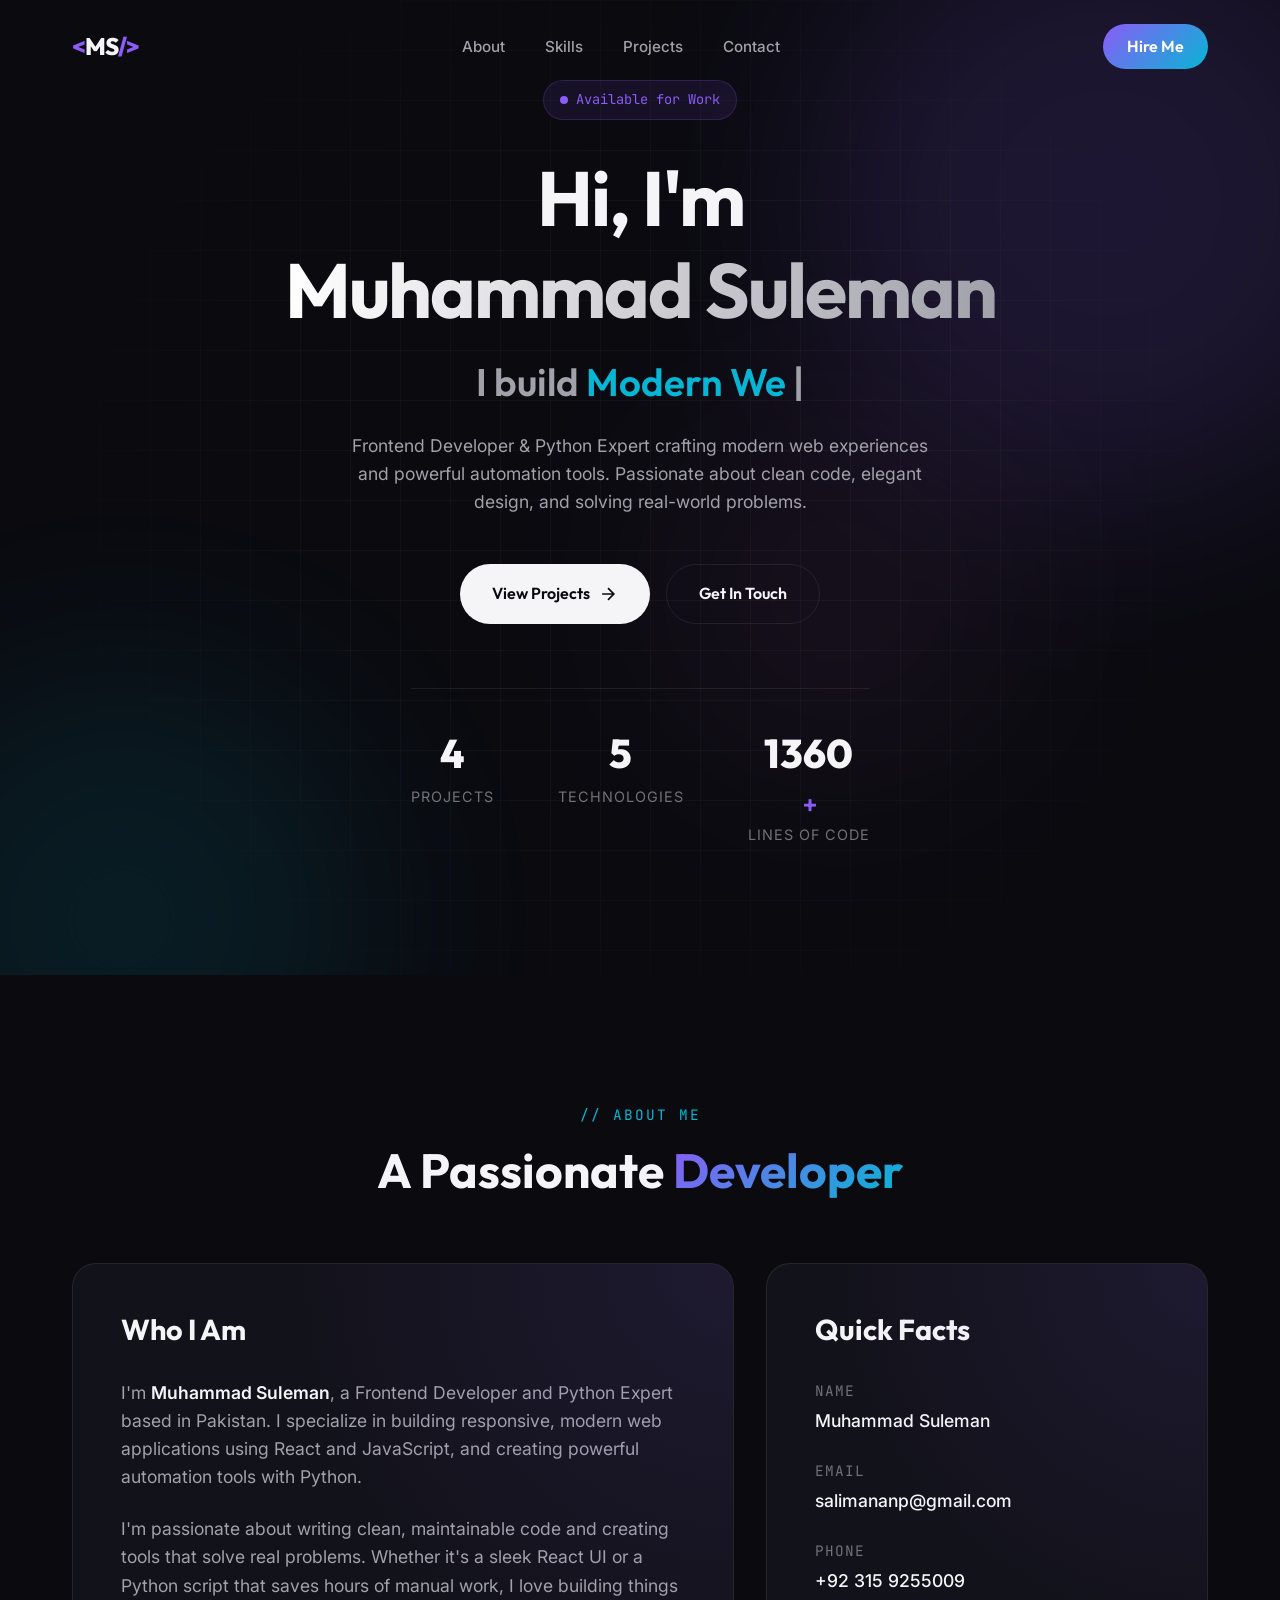
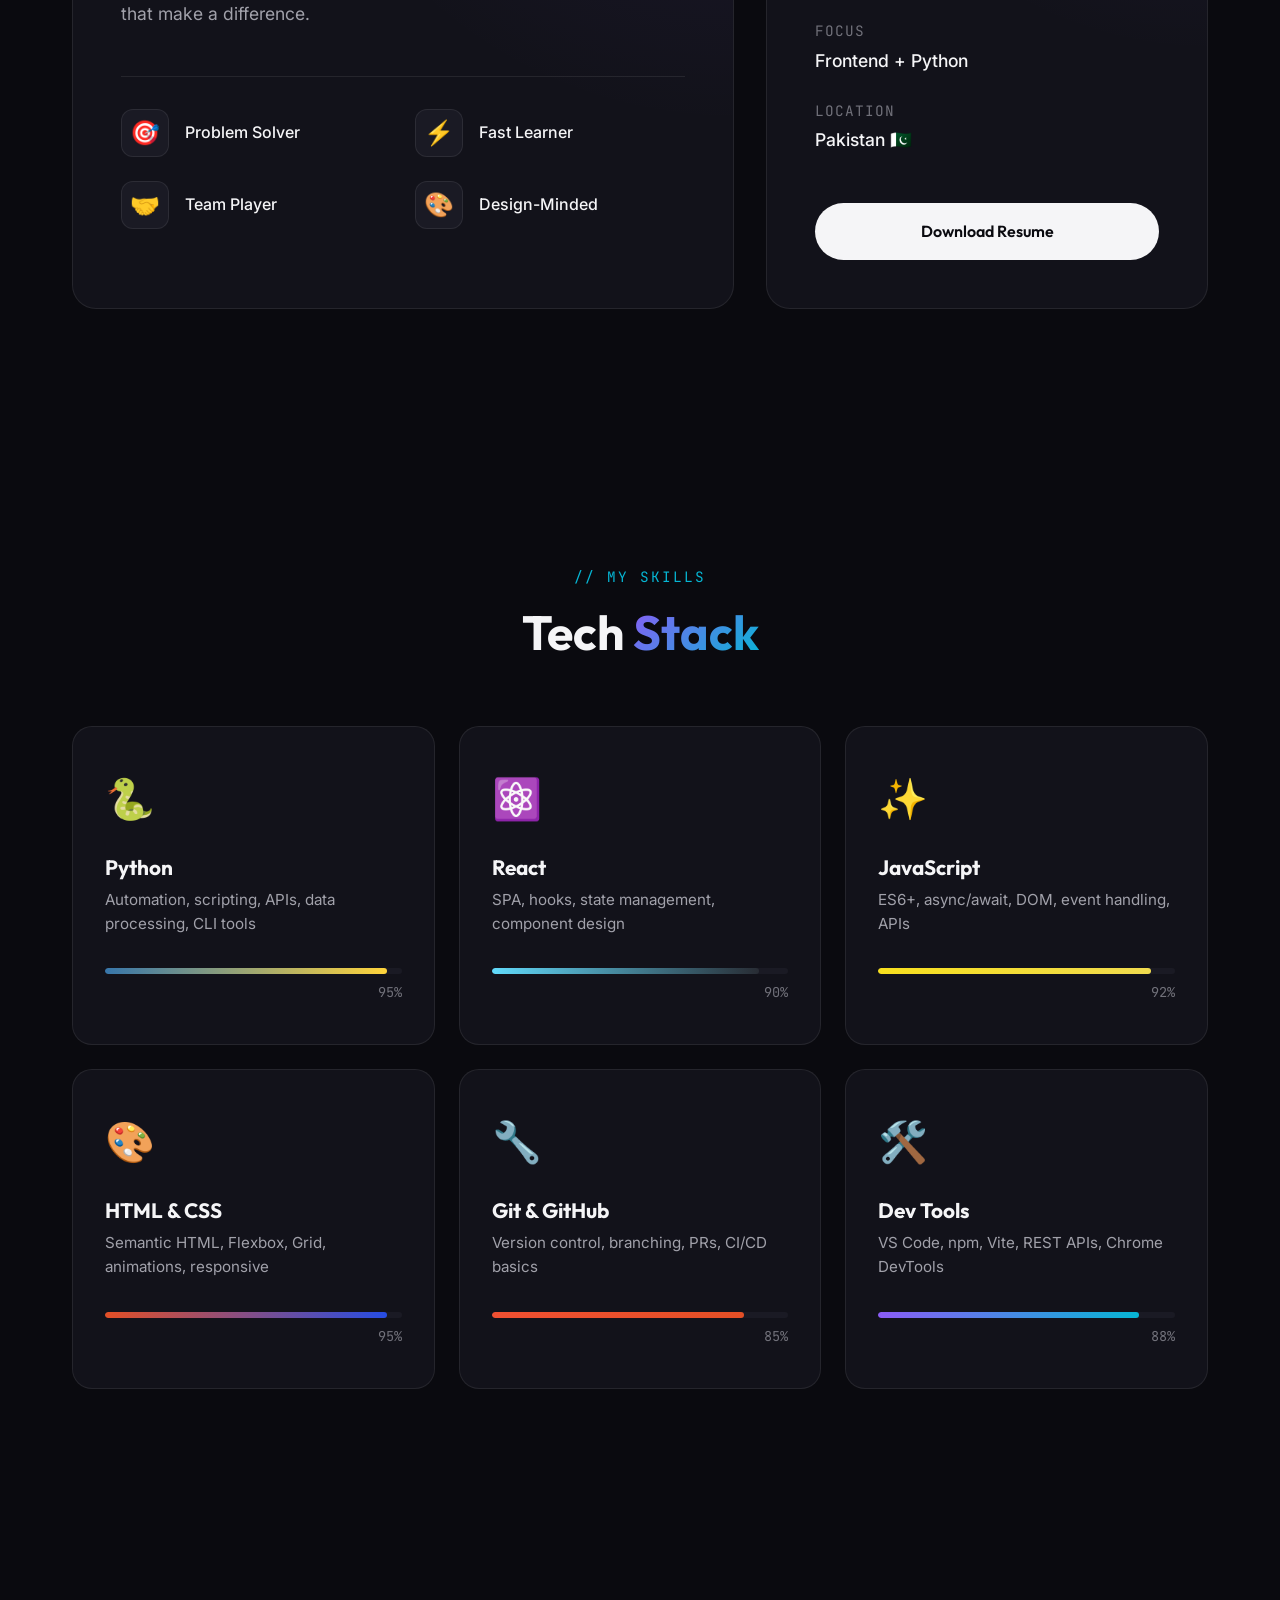
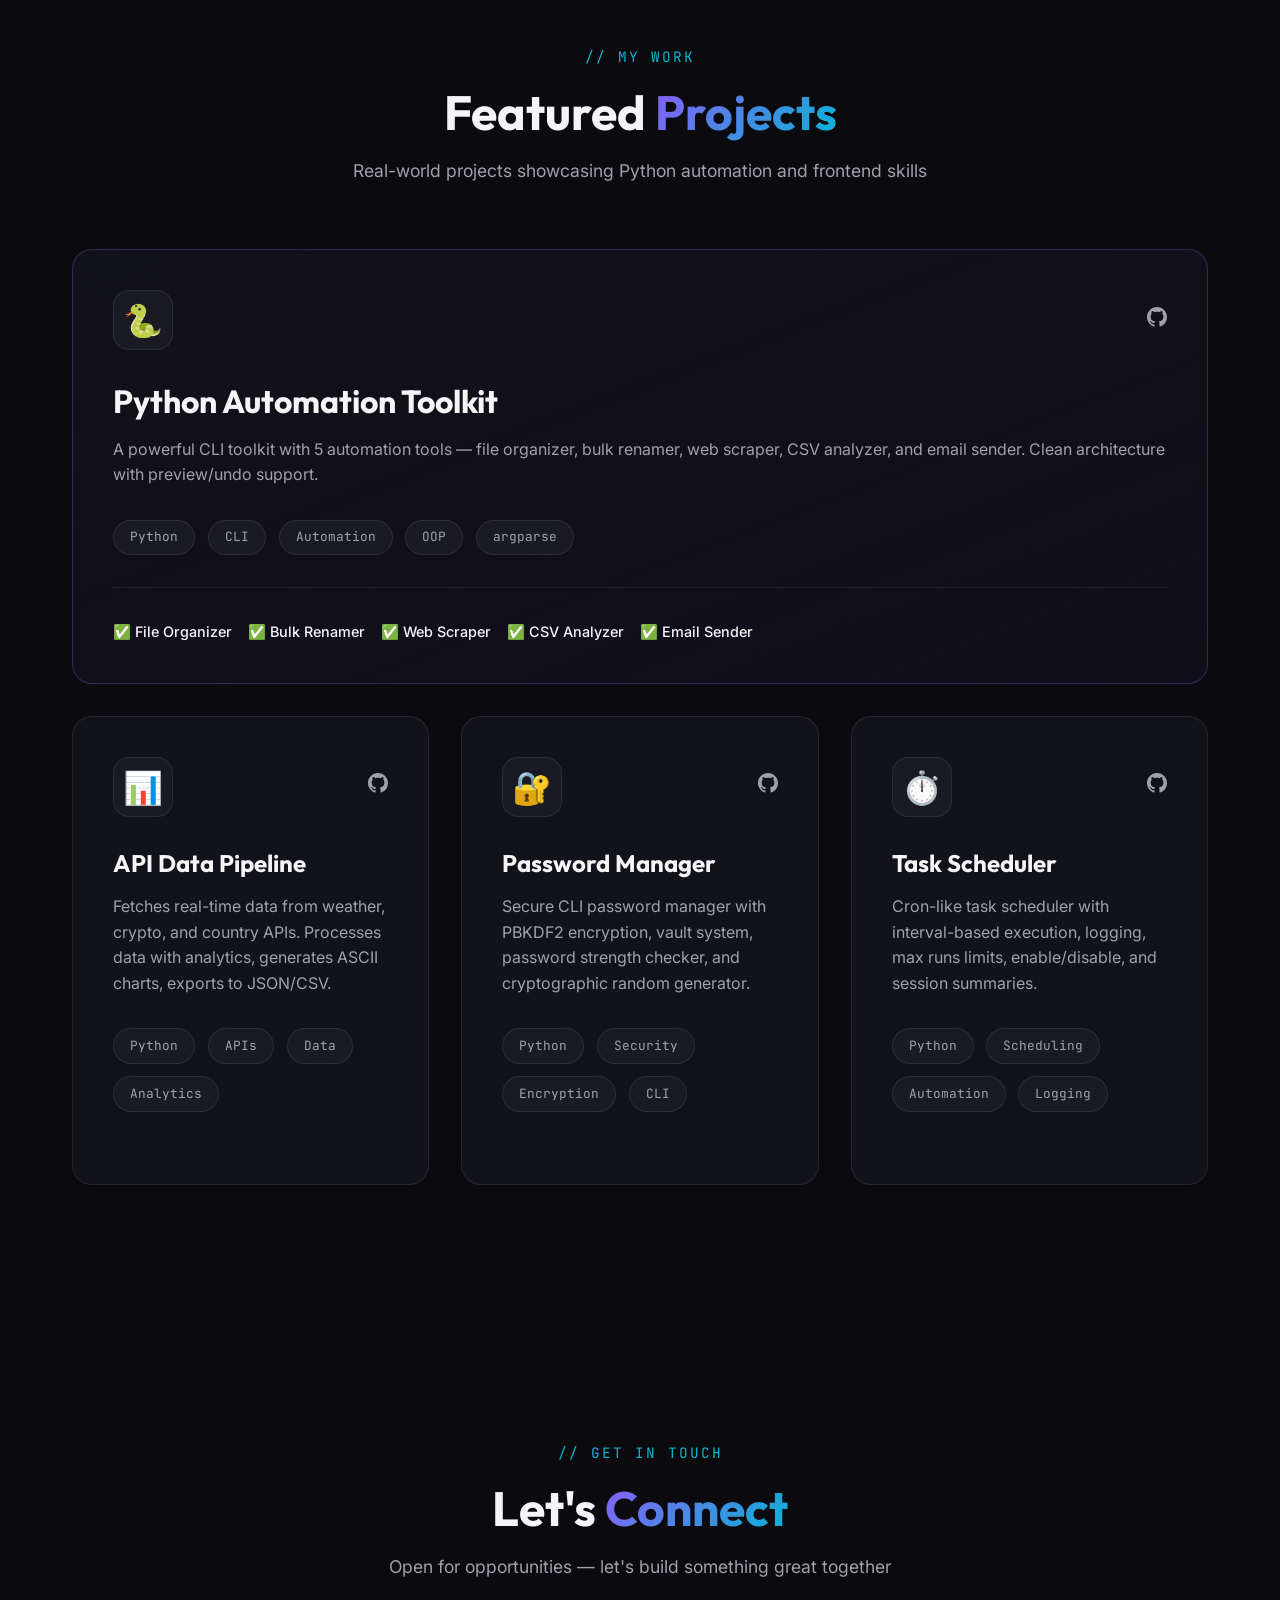
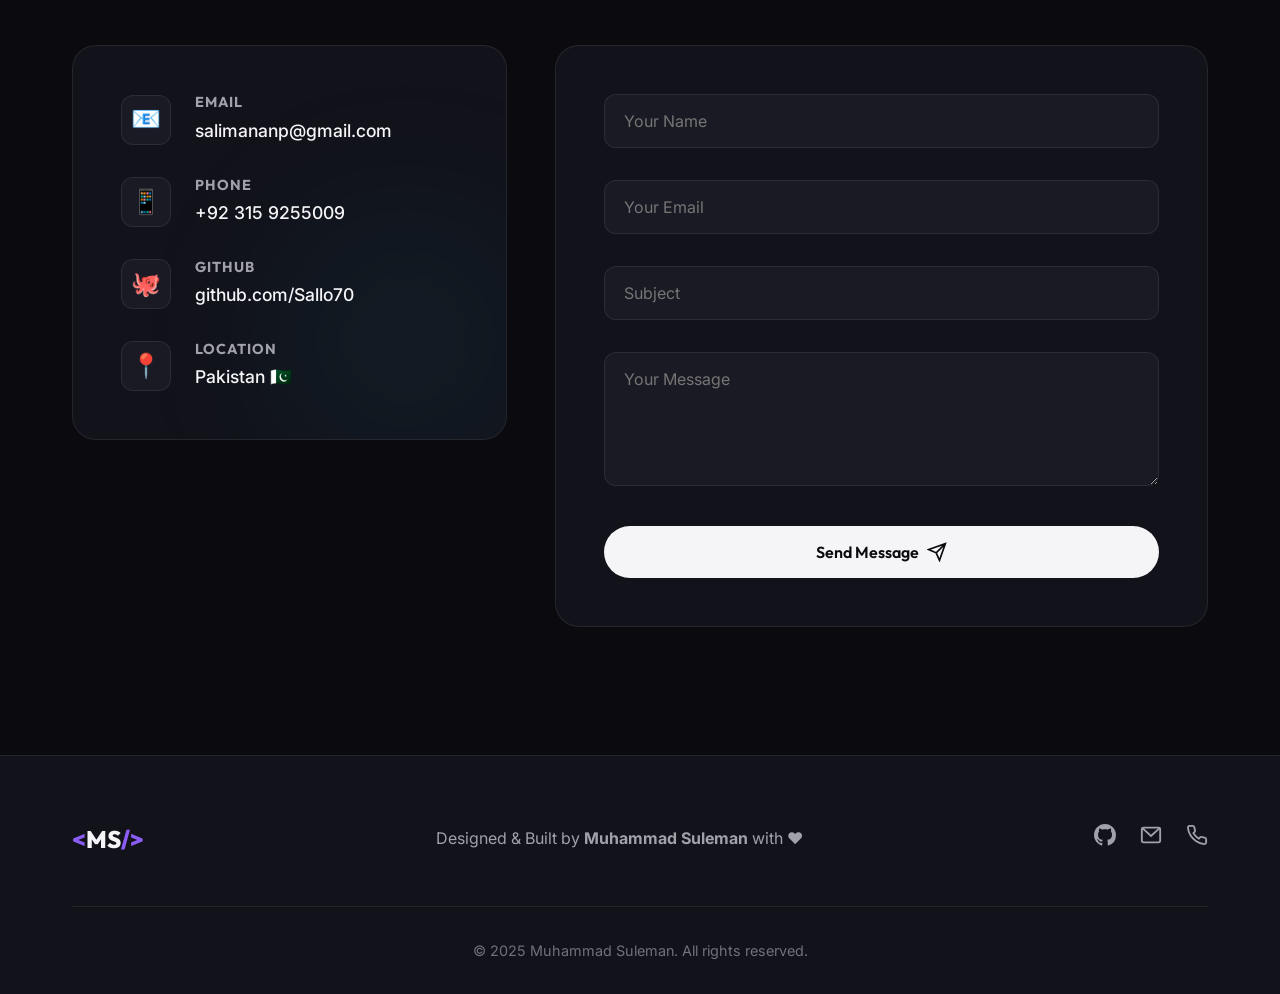
<file: index.html>
<!DOCTYPE html>
<html lang="en">
<head>
    <meta charset="UTF-8">
    <meta name="viewport" content="width=device-width, initial-scale=1.0">
    <meta name="description" content="Muhammad Suleman — Frontend Developer & Python Expert. Building modern web apps and powerful Python automation tools.">
    <meta name="keywords" content="Muhammad Suleman, Frontend Developer, Python Expert, React, JavaScript, Web Developer">
    <meta name="author" content="Muhammad Suleman">
    <title>Muhammad Suleman | Frontend Developer & Python Expert</title>
    <link rel="preconnect" href="https://fonts.googleapis.com">
    <link rel="preconnect" href="https://fonts.gstatic.com" crossorigin>
    <link href="https://fonts.googleapis.com/css2?family=Inter:wght@300;400;500;600;700;800;900&family=Outfit:wght@300;400;500;600;700;800&family=JetBrains+Mono:wght@400;500;600&display=swap" rel="stylesheet">
    <link rel="stylesheet" href="style.css">
</head>
<body>

    <!-- ═══ Navbar ═══ -->
    <nav class="navbar" id="navbar">
        <div class="nav-container">
            <a href="#hero" class="nav-logo">
                <span class="logo-bracket">&lt;</span>MS<span class="logo-bracket">/&gt;</span>
            </a>
            <ul class="nav-links" id="navLinks">
                <li><a href="#about" class="nav-link">About</a></li>
                <li><a href="#skills" class="nav-link">Skills</a></li>
                <li><a href="#projects" class="nav-link">Projects</a></li>
                <li><a href="#contact" class="nav-link">Contact</a></li>
            </ul>
            <a href="#contact" class="nav-cta">Hire Me</a>
            <button class="nav-toggle" id="navToggle" aria-label="Toggle menu">
                <span></span><span></span><span></span>
            </button>
        </div>
    </nav>

    <!-- ═══ Hero ═══ -->
    <section class="hero" id="hero">
        <div class="hero-bg-effects">
            <div class="hero-orb hero-orb-1"></div>
            <div class="hero-orb hero-orb-2"></div>
            <div class="hero-orb hero-orb-3"></div>
            <div class="hero-grid"></div>
        </div>
        <div class="hero-content">
            <div class="hero-badge">
                <span class="badge-dot"></span>
                Available for Work
            </div>
            <h1 class="hero-title">
                Hi, I'm <span class="hero-name">Muhammad Suleman</span>
            </h1>
            <div class="hero-typing">
                <span class="typing-prefix">I build </span>
                <span class="typing-text" id="typingText"></span>
                <span class="typing-cursor">|</span>
            </div>
            <p class="hero-description">
                Frontend Developer & Python Expert crafting modern web experiences 
                and powerful automation tools. Passionate about clean code, elegant design, 
                and solving real-world problems.
            </p>
            <div class="hero-actions">
                <a href="#projects" class="btn btn-primary">
                    <span>View Projects</span>
                    <svg width="20" height="20" viewBox="0 0 24 24" fill="none" stroke="currentColor" stroke-width="2"><path d="M5 12h14M12 5l7 7-7 7"/></svg>
                </a>
                <a href="#contact" class="btn btn-secondary">
                    <span>Get In Touch</span>
                </a>
            </div>
            <div class="hero-stats">
                <div class="stat">
                    <span class="stat-number" data-target="4">0</span>
                    <span class="stat-label">Projects</span>
                </div>
                <div class="stat">
                    <span class="stat-number" data-target="5">0</span>
                    <span class="stat-label">Technologies</span>
                </div>
                <div class="stat">
                    <span class="stat-number" data-target="2000">0</span>
                    <span class="stat-plus">+</span>
                    <span class="stat-label">Lines of Code</span>
                </div>
            </div>
        </div>
        <div class="scroll-indicator">
            <div class="scroll-mouse">
                <div class="scroll-dot"></div>
            </div>
            <span>Scroll Down</span>
        </div>
    </section>

    <!-- ═══ About ═══ -->
    <section class="about" id="about">
        <div class="container">
            <div class="section-header">
                <span class="section-tag">// About Me</span>
                <h2 class="section-title">A Passionate <span class="gradient-text">Developer</span></h2>
            </div>
            <div class="about-grid">
                <div class="about-card about-bio">
                    <div class="about-card-glow"></div>
                    <h3>Who I Am</h3>
                    <p>
                        I'm <strong>Muhammad Suleman</strong>, a Frontend Developer and Python Expert 
                        based in Pakistan. I specialize in building responsive, modern web applications 
                        using React and JavaScript, and creating powerful automation tools with Python.
                    </p>
                    <p>
                        I'm passionate about writing clean, maintainable code and creating tools that 
                        solve real problems. Whether it's a sleek React UI or a Python script that 
                        saves hours of manual work, I love building things that make a difference.
                    </p>
                    <div class="about-highlights">
                        <div class="highlight">
                            <span class="highlight-icon">🎯</span>
                            <span>Problem Solver</span>
                        </div>
                        <div class="highlight">
                            <span class="highlight-icon">⚡</span>
                            <span>Fast Learner</span>
                        </div>
                        <div class="highlight">
                            <span class="highlight-icon">🤝</span>
                            <span>Team Player</span>
                        </div>
                        <div class="highlight">
                            <span class="highlight-icon">🎨</span>
                            <span>Design-Minded</span>
                        </div>
                    </div>
                </div>
                <div class="about-card about-details">
                    <div class="about-card-glow"></div>
                    <h3>Quick Facts</h3>
                    <div class="detail-list">
                        <div class="detail-item">
                            <span class="detail-label">Name</span>
                            <span class="detail-value">Muhammad Suleman</span>
                        </div>
                        <div class="detail-item">
                            <span class="detail-label">Email</span>
                            <span class="detail-value">salimananp@gmail.com</span>
                        </div>
                        <div class="detail-item">
                            <span class="detail-label">Phone</span>
                            <span class="detail-value">+92 315 9255009</span>
                        </div>
                        <div class="detail-item">
                            <span class="detail-label">Focus</span>
                            <span class="detail-value">Frontend + Python</span>
                        </div>
                        <div class="detail-item">
                            <span class="detail-label">Location</span>
                            <span class="detail-value">Pakistan 🇵🇰</span>
                        </div>
                    </div>
                    <a href="resume.html" target="_blank" class="btn btn-primary btn-full">
                        <span>Download Resume</span>
                    </a>
                </div>
            </div>
        </div>
    </section>

    <!-- ═══ Skills ═══ -->
    <section class="skills" id="skills">
        <div class="container">
            <div class="section-header">
                <span class="section-tag">// My Skills</span>
                <h2 class="section-title">Tech <span class="gradient-text">Stack</span></h2>
            </div>
            <div class="skills-grid">
                <div class="skill-card" data-skill="python">
                    <div class="skill-card-bg"></div>
                    <div class="skill-icon">🐍</div>
                    <h3>Python</h3>
                    <p>Automation, scripting, APIs, data processing, CLI tools</p>
                    <div class="skill-bar"><div class="skill-fill" data-percent="95"></div></div>
                    <span class="skill-percent">95%</span>
                </div>
                <div class="skill-card" data-skill="react">
                    <div class="skill-card-bg"></div>
                    <div class="skill-icon">⚛️</div>
                    <h3>React</h3>
                    <p>SPA, hooks, state management, component design</p>
                    <div class="skill-bar"><div class="skill-fill" data-percent="90"></div></div>
                    <span class="skill-percent">90%</span>
                </div>
                <div class="skill-card" data-skill="javascript">
                    <div class="skill-card-bg"></div>
                    <div class="skill-icon">✨</div>
                    <h3>JavaScript</h3>
                    <p>ES6+, async/await, DOM, event handling, APIs</p>
                    <div class="skill-bar"><div class="skill-fill" data-percent="92"></div></div>
                    <span class="skill-percent">92%</span>
                </div>
                <div class="skill-card" data-skill="html-css">
                    <div class="skill-card-bg"></div>
                    <div class="skill-icon">🎨</div>
                    <h3>HTML & CSS</h3>
                    <p>Semantic HTML, Flexbox, Grid, animations, responsive</p>
                    <div class="skill-bar"><div class="skill-fill" data-percent="95"></div></div>
                    <span class="skill-percent">95%</span>
                </div>
                <div class="skill-card" data-skill="git">
                    <div class="skill-card-bg"></div>
                    <div class="skill-icon">🔧</div>
                    <h3>Git & GitHub</h3>
                    <p>Version control, branching, PRs, CI/CD basics</p>
                    <div class="skill-bar"><div class="skill-fill" data-percent="85"></div></div>
                    <span class="skill-percent">85%</span>
                </div>
                <div class="skill-card" data-skill="tools">
                    <div class="skill-card-bg"></div>
                    <div class="skill-icon">🛠️</div>
                    <h3>Dev Tools</h3>
                    <p>VS Code, npm, Vite, REST APIs, Chrome DevTools</p>
                    <div class="skill-bar"><div class="skill-fill" data-percent="88"></div></div>
                    <span class="skill-percent">88%</span>
                </div>
            </div>
        </div>
    </section>

    <!-- ═══ Projects ═══ -->
    <section class="projects" id="projects">
        <div class="container">
            <div class="section-header">
                <span class="section-tag">// My Work</span>
                <h2 class="section-title">Featured <span class="gradient-text">Projects</span></h2>
                <p class="section-subtitle">Real-world projects showcasing Python automation and frontend skills</p>
            </div>
            <div class="projects-grid">

                <div class="project-card featured">
                    <div class="project-card-glow"></div>
                    <div class="project-header">
                        <div class="project-icon">🐍</div>
                        <div class="project-links">
                            <a href="https://github.com/Sallo70/python-automation-toolkit" target="_blank" class="project-link" title="View on GitHub">
                                <svg width="20" height="20" viewBox="0 0 24 24" fill="currentColor"><path d="M12 0C5.37 0 0 5.37 0 12c0 5.31 3.435 9.795 8.205 11.385.6.105.825-.255.825-.57 0-.285-.015-1.23-.015-2.235-3.015.555-3.795-.735-4.035-1.41-.135-.345-.72-1.41-1.23-1.695-.42-.225-1.02-.78-.015-.795.945-.015 1.62.87 1.845 1.23 1.08 1.815 2.805 1.305 3.495.99.105-.78.42-1.305.765-1.605-2.67-.3-5.46-1.335-5.46-5.925 0-1.305.465-2.385 1.23-3.225-.12-.3-.54-1.53.12-3.18 0 0 1.005-.315 3.3 1.23.96-.27 1.98-.405 3-.405s2.04.135 3 .405c2.295-1.56 3.3-1.23 3.3-1.23.66 1.65.24 2.88.12 3.18.765.84 1.23 1.905 1.23 3.225 0 4.605-2.805 5.625-5.475 5.925.435.375.81 1.095.81 2.22 0 1.605-.015 2.895-.015 3.3 0 .315.225.69.825.57A12.02 12.02 0 0024 12c0-6.63-5.37-12-12-12z"/></svg>
                            </a>
                        </div>
                    </div>
                    <h3 class="project-title">Python Automation Toolkit</h3>
                    <p class="project-desc">
                        A powerful CLI toolkit with 5 automation tools — file organizer, 
                        bulk renamer, web scraper, CSV analyzer, and email sender. 
                        Clean architecture with preview/undo support.
                    </p>
                    <div class="project-tags">
                        <span class="tag">Python</span>
                        <span class="tag">CLI</span>
                        <span class="tag">Automation</span>
                        <span class="tag">OOP</span>
                        <span class="tag">argparse</span>
                    </div>
                    <div class="project-features">
                        <span>✅ File Organizer</span>
                        <span>✅ Bulk Renamer</span>
                        <span>✅ Web Scraper</span>
                        <span>✅ CSV Analyzer</span>
                        <span>✅ Email Sender</span>
                    </div>
                </div>

                <div class="project-card">
                    <div class="project-card-glow"></div>
                    <div class="project-header">
                        <div class="project-icon">📊</div>
                        <div class="project-links">
                            <a href="https://github.com/Sallo70/python-api-data-pipeline" target="_blank" class="project-link" title="View on GitHub">
                                <svg width="20" height="20" viewBox="0 0 24 24" fill="currentColor"><path d="M12 0C5.37 0 0 5.37 0 12c0 5.31 3.435 9.795 8.205 11.385.6.105.825-.255.825-.57 0-.285-.015-1.23-.015-2.235-3.015.555-3.795-.735-4.035-1.41-.135-.345-.72-1.41-1.23-1.695-.42-.225-1.02-.78-.015-.795.945-.015 1.62.87 1.845 1.23 1.08 1.815 2.805 1.305 3.495.99.105-.78.42-1.305.765-1.605-2.67-.3-5.46-1.335-5.46-5.925 0-1.305.465-2.385 1.23-3.225-.12-.3-.54-1.53.12-3.18 0 0 1.005-.315 3.3 1.23.96-.27 1.98-.405 3-.405s2.04.135 3 .405c2.295-1.56 3.3-1.23 3.3-1.23.66 1.65.24 2.88.12 3.18.765.84 1.23 1.905 1.23 3.225 0 4.605-2.805 5.625-5.475 5.925.435.375.81 1.095.81 2.22 0 1.605-.015 2.895-.015 3.3 0 .315.225.69.825.57A12.02 12.02 0 0024 12c0-6.63-5.37-12-12-12z"/></svg>
                            </a>
                        </div>
                    </div>
                    <h3 class="project-title">API Data Pipeline</h3>
                    <p class="project-desc">
                        Fetches real-time data from weather, crypto, and country APIs. 
                        Processes data with analytics, generates ASCII charts, exports to JSON/CSV.
                    </p>
                    <div class="project-tags">
                        <span class="tag">Python</span>
                        <span class="tag">APIs</span>
                        <span class="tag">Data</span>
                        <span class="tag">Analytics</span>
                    </div>
                </div>

                <div class="project-card">
                    <div class="project-card-glow"></div>
                    <div class="project-header">
                        <div class="project-icon">🔐</div>
                        <div class="project-links">
                            <a href="https://github.com/Sallo70/python-password-manager" target="_blank" class="project-link" title="View on GitHub">
                                <svg width="20" height="20" viewBox="0 0 24 24" fill="currentColor"><path d="M12 0C5.37 0 0 5.37 0 12c0 5.31 3.435 9.795 8.205 11.385.6.105.825-.255.825-.57 0-.285-.015-1.23-.015-2.235-3.015.555-3.795-.735-4.035-1.41-.135-.345-.72-1.41-1.23-1.695-.42-.225-1.02-.78-.015-.795.945-.015 1.62.87 1.845 1.23 1.08 1.815 2.805 1.305 3.495.99.105-.78.42-1.305.765-1.605-2.67-.3-5.46-1.335-5.46-5.925 0-1.305.465-2.385 1.23-3.225-.12-.3-.54-1.53.12-3.18 0 0 1.005-.315 3.3 1.23.96-.27 1.98-.405 3-.405s2.04.135 3 .405c2.295-1.56 3.3-1.23 3.3-1.23.66 1.65.24 2.88.12 3.18.765.84 1.23 1.905 1.23 3.225 0 4.605-2.805 5.625-5.475 5.925.435.375.81 1.095.81 2.22 0 1.605-.015 2.895-.015 3.3 0 .315.225.69.825.57A12.02 12.02 0 0024 12c0-6.63-5.37-12-12-12z"/></svg>
                            </a>
                        </div>
                    </div>
                    <h3 class="project-title">Password Manager</h3>
                    <p class="project-desc">
                        Secure CLI password manager with PBKDF2 encryption, vault system, 
                        password strength checker, and cryptographic random generator.
                    </p>
                    <div class="project-tags">
                        <span class="tag">Python</span>
                        <span class="tag">Security</span>
                        <span class="tag">Encryption</span>
                        <span class="tag">CLI</span>
                    </div>
                </div>

                <div class="project-card">
                    <div class="project-card-glow"></div>
                    <div class="project-header">
                        <div class="project-icon">⏱️</div>
                        <div class="project-links">
                            <a href="https://github.com/Sallo70/python-task-scheduler" target="_blank" class="project-link" title="View on GitHub">
                                <svg width="20" height="20" viewBox="0 0 24 24" fill="currentColor"><path d="M12 0C5.37 0 0 5.37 0 12c0 5.31 3.435 9.795 8.205 11.385.6.105.825-.255.825-.57 0-.285-.015-1.23-.015-2.235-3.015.555-3.795-.735-4.035-1.41-.135-.345-.72-1.41-1.23-1.695-.42-.225-1.02-.78-.015-.795.945-.015 1.62.87 1.845 1.23 1.08 1.815 2.805 1.305 3.495.99.105-.78.42-1.305.765-1.605-2.67-.3-5.46-1.335-5.46-5.925 0-1.305.465-2.385 1.23-3.225-.12-.3-.54-1.53.12-3.18 0 0 1.005-.315 3.3 1.23.96-.27 1.98-.405 3-.405s2.04.135 3 .405c2.295-1.56 3.3-1.23 3.3-1.23.66 1.65.24 2.88.12 3.18.765.84 1.23 1.905 1.23 3.225 0 4.605-2.805 5.625-5.475 5.925.435.375.81 1.095.81 2.22 0 1.605-.015 2.895-.015 3.3 0 .315.225.69.825.57A12.02 12.02 0 0024 12c0-6.63-5.37-12-12-12z"/></svg>
                            </a>
                        </div>
                    </div>
                    <h3 class="project-title">Task Scheduler</h3>
                    <p class="project-desc">
                        Cron-like task scheduler with interval-based execution, logging, 
                        max runs limits, enable/disable, and session summaries.
                    </p>
                    <div class="project-tags">
                        <span class="tag">Python</span>
                        <span class="tag">Scheduling</span>
                        <span class="tag">Automation</span>
                        <span class="tag">Logging</span>
                    </div>
                </div>

            </div>
        </div>
    </section>

    <!-- ═══ Contact ═══ -->
    <section class="contact" id="contact">
        <div class="container">
            <div class="section-header">
                <span class="section-tag">// Get In Touch</span>
                <h2 class="section-title">Let's <span class="gradient-text">Connect</span></h2>
                <p class="section-subtitle">Open for opportunities — let's build something great together</p>
            </div>
            <div class="contact-grid">
                <div class="contact-info">
                    <div class="contact-card">
                        <div class="contact-card-glow"></div>
                        <div class="contact-item">
                            <div class="contact-icon">📧</div>
                            <div>
                                <h4>Email</h4>
                                <a href="mailto:salimananp@gmail.com">salimananp@gmail.com</a>
                            </div>
                        </div>
                        <div class="contact-item">
                            <div class="contact-icon">📱</div>
                            <div>
                                <h4>Phone</h4>
                                <a href="tel:+923159255009">+92 315 9255009</a>
                            </div>
                        </div>
                        <div class="contact-item">
                            <div class="contact-icon">🐙</div>
                            <div>
                                <h4>GitHub</h4>
                                <a href="https://github.com/Sallo70" target="_blank">github.com/Sallo70</a>
                            </div>
                        </div>
                        <div class="contact-item">
                            <div class="contact-icon">📍</div>
                            <div>
                                <h4>Location</h4>
                                <span>Pakistan 🇵🇰</span>
                            </div>
                        </div>
                    </div>
                </div>
                <div class="contact-form-wrapper">
                    <form class="contact-form" id="contactForm">
                        <div class="form-group">
                            <input type="text" id="form-name" name="name" placeholder="Your Name" required>
                            <label for="form-name">Your Name</label>
                        </div>
                        <div class="form-group">
                            <input type="email" id="form-email" name="email" placeholder="Your Email" required>
                            <label for="form-email">Your Email</label>
                        </div>
                        <div class="form-group">
                            <input type="text" id="form-subject" name="subject" placeholder="Subject">
                            <label for="form-subject">Subject</label>
                        </div>
                        <div class="form-group">
                            <textarea id="form-message" name="message" placeholder="Your Message" rows="5" required></textarea>
                            <label for="form-message">Your Message</label>
                        </div>
                        <button type="submit" class="btn btn-primary btn-full" id="submitBtn">
                            <span>Send Message</span>
                            <svg width="20" height="20" viewBox="0 0 24 24" fill="none" stroke="currentColor" stroke-width="2"><path d="M22 2L11 13M22 2l-7 20-4-9-9-4 20-7z"/></svg>
                        </button>
                    </form>
                </div>
            </div>
        </div>
    </section>

    <!-- ═══ Footer ═══ -->
    <footer class="footer">
        <div class="container">
            <div class="footer-content">
                <div class="footer-logo">
                    <span class="logo-bracket">&lt;</span>MS<span class="logo-bracket">/&gt;</span>
                </div>
                <p class="footer-text">
                    Designed & Built by <strong>Muhammad Suleman</strong> with ❤️
                </p>
                <div class="footer-links">
                    <a href="https://github.com/Sallo70" target="_blank" title="GitHub">
                        <svg width="22" height="22" viewBox="0 0 24 24" fill="currentColor"><path d="M12 0C5.37 0 0 5.37 0 12c0 5.31 3.435 9.795 8.205 11.385.6.105.825-.255.825-.57 0-.285-.015-1.23-.015-2.235-3.015.555-3.795-.735-4.035-1.41-.135-.345-.72-1.41-1.23-1.695-.42-.225-1.02-.78-.015-.795.945-.015 1.62.87 1.845 1.23 1.08 1.815 2.805 1.305 3.495.99.105-.78.42-1.305.765-1.605-2.67-.3-5.46-1.335-5.46-5.925 0-1.305.465-2.385 1.23-3.225-.12-.3-.54-1.53.12-3.18 0 0 1.005-.315 3.3 1.23.96-.27 1.98-.405 3-.405s2.04.135 3 .405c2.295-1.56 3.3-1.23 3.3-1.23.66 1.65.24 2.88.12 3.18.765.84 1.23 1.905 1.23 3.225 0 4.605-2.805 5.625-5.475 5.925.435.375.81 1.095.81 2.22 0 1.605-.015 2.895-.015 3.3 0 .315.225.69.825.57A12.02 12.02 0 0024 12c0-6.63-5.37-12-12-12z"/></svg>
                    </a>
                    <a href="mailto:salimananp@gmail.com" title="Email">
                        <svg width="22" height="22" viewBox="0 0 24 24" fill="none" stroke="currentColor" stroke-width="2"><rect x="2" y="4" width="20" height="16" rx="2"/><path d="M22 4L12 13 2 4"/></svg>
                    </a>
                    <a href="tel:+923159255009" title="Phone">
                        <svg width="22" height="22" viewBox="0 0 24 24" fill="none" stroke="currentColor" stroke-width="2"><path d="M22 16.92v3a2 2 0 01-2.18 2 19.79 19.79 0 01-8.63-3.07 19.5 19.5 0 01-6-6A19.79 19.79 0 012.12 4.18 2 2 0 014.11 2h3a2 2 0 012 1.72 12.84 12.84 0 00.7 2.81 2 2 0 01-.45 2.11L8.09 9.91a16 16 0 006 6l1.27-1.27a2 2 0 012.11-.45 12.84 12.84 0 002.81.7A2 2 0 0122 16.92z"/></svg>
                    </a>
                </div>
            </div>
            <div class="footer-bottom">
                <p>&copy; 2025 Muhammad Suleman. All rights reserved.</p>
            </div>
        </div>
    </footer>

    <script src="script.js"></script>
</body>
</html>
</file>
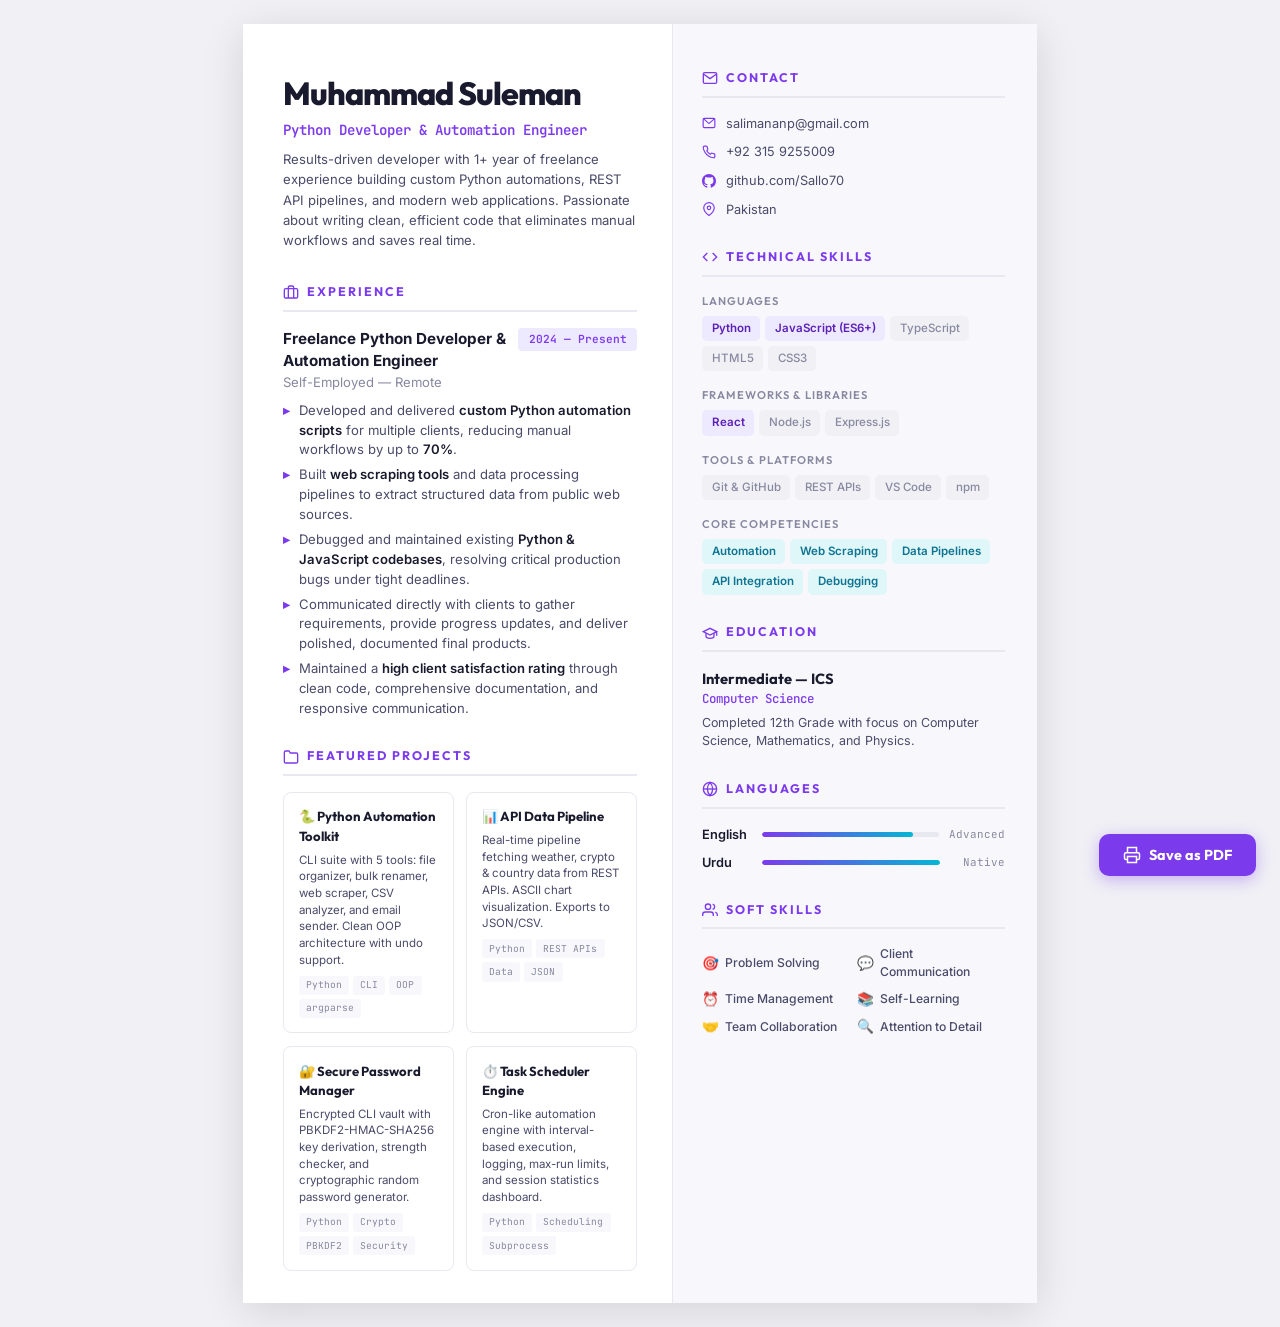
<file: resume.html>
<!DOCTYPE html>
<html lang="en">
<head>
    <meta charset="UTF-8">
    <meta name="viewport" content="width=device-width, initial-scale=1.0">
    <title>Muhammad Suleman — Resume</title>
    <link rel="preconnect" href="https://fonts.googleapis.com">
    <link rel="preconnect" href="https://fonts.gstatic.com" crossorigin>
    <link href="https://fonts.googleapis.com/css2?family=Inter:wght@300;400;500;600;700;800&family=Outfit:wght@400;500;600;700;800&family=JetBrains+Mono:wght@400;500&display=swap" rel="stylesheet">
    <style>
        *, *::before, *::after { margin: 0; padding: 0; box-sizing: border-box; }
        
        :root {
            --accent: #7c3aed;
            --accent-light: #ede9fe;
            --accent-dark: #5b21b6;
            --teal: #06b6d4;
            --teal-light: #e0f7fa;
            --text: #1a1a2e;
            --text-secondary: #4a4a6a;
            --text-muted: #8888a0;
            --bg: #ffffff;
            --bg-alt: #f8f8fc;
            --border: #e8e8f0;
        }

        @page {
            size: A4;
            margin: 0;
        }

        body {
            font-family: 'Inter', sans-serif;
            color: var(--text);
            line-height: 1.5;
            background: #f0f0f5;
            -webkit-font-smoothing: antialiased;
            -webkit-print-color-adjust: exact !important;
            print-color-adjust: exact !important;
        }

        h1, h2, h3, h4 { font-family: 'Outfit', sans-serif; }

        a { color: var(--accent); text-decoration: none; }

        /* ═══ Page Container ═══ */
        .resume {
            width: 210mm;
            min-height: 297mm;
            margin: 1.5rem auto;
            background: var(--bg);
            box-shadow: 0 8px 40px rgba(0,0,0,0.12);
            display: grid;
            grid-template-columns: 1fr 0.85fr;
            overflow: hidden;
        }

        /* ═══ Left / Main Column ═══ */
        .main {
            padding: 2.8rem 2.2rem 2rem 2.5rem;
        }

        /* ═══ Right / Sidebar ═══ */
        .sidebar {
            background: var(--bg-alt);
            padding: 2.8rem 2rem 2rem 1.8rem;
            border-left: 1px solid var(--border);
        }

        /* ═══ Header ═══ */
        .header {
            margin-bottom: 2rem;
        }

        .name {
            font-size: 2rem;
            font-weight: 800;
            letter-spacing: -1px;
            color: var(--text);
        }

        .title {
            font-family: 'JetBrains Mono', monospace;
            font-size: 0.88rem;
            color: var(--accent);
            font-weight: 600;
            margin-top: 0.2rem;
        }

        .tagline {
            font-size: 0.82rem;
            color: var(--text-secondary);
            margin-top: 0.5rem;
            line-height: 1.55;
        }

        /* ═══ Section Titles ═══ */
        .section { margin-bottom: 1.8rem; }
        .section:last-child { margin-bottom: 0; }

        .section-title {
            font-size: 0.78rem;
            font-weight: 700;
            text-transform: uppercase;
            letter-spacing: 2px;
            color: var(--accent);
            padding-bottom: 0.5rem;
            border-bottom: 2px solid var(--border);
            margin-bottom: 1rem;
            display: flex;
            align-items: center;
            gap: 0.5rem;
        }

        .section-icon {
            width: 16px;
            height: 16px;
            flex-shrink: 0;
        }

        /* ═══ Experience ═══ */
        .exp-item { margin-bottom: 1.4rem; }
        .exp-item:last-child { margin-bottom: 0; }

        .exp-top {
            display: flex;
            justify-content: space-between;
            align-items: flex-start;
            gap: 0.75rem;
            margin-bottom: 0.5rem;
        }

        .exp-role {
            font-size: 0.95rem;
            font-weight: 700;
        }

        .exp-company {
            font-size: 0.82rem;
            color: var(--text-muted);
        }

        .exp-date {
            font-family: 'JetBrains Mono', monospace;
            font-size: 0.7rem;
            font-weight: 600;
            color: var(--accent);
            background: var(--accent-light);
            padding: 0.2rem 0.65rem;
            border-radius: 4px;
            white-space: nowrap;
        }

        .exp-bullets {
            list-style: none;
            display: flex;
            flex-direction: column;
            gap: 0.35rem;
        }

        .exp-bullets li {
            font-size: 0.82rem;
            color: var(--text-secondary);
            padding-left: 1rem;
            position: relative;
            line-height: 1.5;
        }

        .exp-bullets li::before {
            content: '▸';
            position: absolute;
            left: 0;
            color: var(--accent);
            font-weight: 700;
        }

        .exp-bullets li strong {
            color: var(--text);
            font-weight: 600;
        }

        /* ═══ Projects ═══ */
        .project-grid {
            display: grid;
            grid-template-columns: 1fr 1fr;
            gap: 0.8rem;
        }

        .project-card {
            border: 1px solid var(--border);
            border-radius: 8px;
            padding: 0.9rem;
            background: var(--bg);
        }

        .project-card h4 {
            font-size: 0.82rem;
            font-weight: 700;
            margin-bottom: 0.3rem;
        }

        .project-card p {
            font-size: 0.72rem;
            color: var(--text-secondary);
            line-height: 1.45;
            margin-bottom: 0.45rem;
        }

        .project-tags {
            display: flex;
            flex-wrap: wrap;
            gap: 0.25rem;
        }

        .project-tags span {
            font-family: 'JetBrains Mono', monospace;
            font-size: 0.6rem;
            padding: 0.15rem 0.45rem;
            background: var(--bg-alt);
            border-radius: 3px;
            color: var(--text-muted);
        }

        /* ═══ Contact (Sidebar) ═══ */
        .contact-list {
            display: flex;
            flex-direction: column;
            gap: 0.6rem;
        }

        .contact-row {
            display: flex;
            align-items: center;
            gap: 0.6rem;
            font-size: 0.8rem;
            color: var(--text-secondary);
        }

        .contact-row svg {
            flex-shrink: 0;
            color: var(--accent);
        }

        .contact-row a { color: var(--text-secondary); }
        .contact-row a:hover { color: var(--accent); }

        /* ═══ Skills ═══ */
        .skill-group { margin-bottom: 1rem; }
        .skill-group:last-child { margin-bottom: 0; }

        .skill-group h4 {
            font-size: 0.7rem;
            text-transform: uppercase;
            letter-spacing: 1px;
            color: var(--text-muted);
            margin-bottom: 0.4rem;
            font-weight: 600;
        }

        .tags {
            display: flex;
            flex-wrap: wrap;
            gap: 0.3rem;
        }

        .tag {
            font-size: 0.72rem;
            padding: 0.25rem 0.6rem;
            border-radius: 5px;
            font-weight: 500;
        }

        .tag-primary {
            background: var(--accent-light);
            color: var(--accent-dark);
            font-weight: 600;
        }

        .tag-teal {
            background: var(--teal-light);
            color: #0e7490;
            font-weight: 600;
        }

        .tag-default {
            background: #f0f0f5;
            color: var(--text-muted);
        }

        /* ═══ Education ═══ */
        .edu h3 {
            font-size: 0.92rem;
            font-weight: 700;
        }

        .edu-sub {
            font-family: 'JetBrains Mono', monospace;
            font-size: 0.78rem;
            color: var(--accent);
            font-weight: 500;
        }

        .edu-desc {
            font-size: 0.78rem;
            color: var(--text-secondary);
            margin-top: 0.3rem;
        }

        /* ═══ Languages ═══ */
        .lang-row {
            display: flex;
            align-items: center;
            gap: 0.6rem;
            margin-bottom: 0.55rem;
        }

        .lang-row:last-child { margin-bottom: 0; }

        .lang-name {
            font-size: 0.8rem;
            font-weight: 600;
            min-width: 50px;
        }

        .lang-bar {
            flex: 1;
            height: 5px;
            background: #e8e8f0;
            border-radius: 3px;
            overflow: hidden;
        }

        .lang-fill {
            height: 100%;
            border-radius: 3px;
            background: linear-gradient(90deg, var(--accent), var(--teal));
        }

        .lang-level {
            font-family: 'JetBrains Mono', monospace;
            font-size: 0.68rem;
            color: var(--text-muted);
            min-width: 55px;
            text-align: right;
        }

        /* ═══ Soft Skills ═══ */
        .soft-list {
            display: grid;
            grid-template-columns: 1fr 1fr;
            gap: 0.45rem;
        }

        .soft-item {
            display: flex;
            align-items: center;
            gap: 0.4rem;
            font-size: 0.76rem;
            color: var(--text-secondary);
            font-weight: 500;
        }

        .soft-item span:first-child { font-size: 0.85rem; }

        /* ═══ Print ═══ */
        @media print {
            body { background: #fff; }

            .resume {
                margin: 0;
                box-shadow: none;
                width: 100%;
                min-height: 100vh;
            }

            .sidebar {
                background: #f8f8fc !important;
            }

            .exp-date {
                background: #ede9fe !important;
            }

            .tag-primary {
                background: #ede9fe !important;
            }

            .tag-teal {
                background: #e0f7fa !important;
            }

            .lang-fill {
                background: linear-gradient(90deg, #7c3aed, #06b6d4) !important;
            }

            a { color: inherit !important; }
        }

        /* ═══ Auto-print on load ═══ */
        .print-prompt {
            position: fixed;
            bottom: 1.5rem;
            right: 1.5rem;
            background: var(--accent);
            color: #fff;
            border: none;
            padding: 0.75rem 1.5rem;
            border-radius: 10px;
            font-family: 'Outfit', sans-serif;
            font-weight: 700;
            font-size: 0.9rem;
            cursor: pointer;
            box-shadow: 0 4px 16px rgba(124,58,237,0.35);
            display: flex;
            align-items: center;
            gap: 0.5rem;
            transition: transform 0.2s;
            z-index: 999;
        }

        .print-prompt:hover {
            transform: translateY(-2px);
        }

        @media print {
            .print-prompt { display: none !important; }
        }
    </style>
</head>
<body>

<div class="resume">

    <!-- ═══ LEFT: Main Column ═══ -->
    <div class="main">

        <!-- Header -->
        <div class="header">
            <h1 class="name">Muhammad Suleman</h1>
            <p class="title">Python Developer & Automation Engineer</p>
            <p class="tagline">Results-driven developer with 1+ year of freelance experience building custom Python automations, REST API pipelines, and modern web applications. Passionate about writing clean, efficient code that eliminates manual workflows and saves real time.</p>
        </div>

        <!-- Experience -->
        <div class="section">
            <h2 class="section-title">
                <svg class="section-icon" viewBox="0 0 24 24" fill="none" stroke="currentColor" stroke-width="2"><rect x="2" y="7" width="20" height="14" rx="2"/><path d="M16 21V5a2 2 0 00-2-2h-4a2 2 0 00-2 2v16"/></svg>
                Experience
            </h2>
            <div class="exp-item">
                <div class="exp-top">
                    <div>
                        <div class="exp-role">Freelance Python Developer & Automation Engineer</div>
                        <div class="exp-company">Self-Employed — Remote</div>
                    </div>
                    <span class="exp-date">2024 — Present</span>
                </div>
                <ul class="exp-bullets">
                    <li>Developed and delivered <strong>custom Python automation scripts</strong> for multiple clients, reducing manual workflows by up to <strong>70%</strong>.</li>
                    <li>Built <strong>web scraping tools</strong> and data processing pipelines to extract structured data from public web sources.</li>
                    <li>Debugged and maintained existing <strong>Python & JavaScript codebases</strong>, resolving critical production bugs under tight deadlines.</li>
                    <li>Communicated directly with clients to gather requirements, provide progress updates, and deliver polished, documented final products.</li>
                    <li>Maintained a <strong>high client satisfaction rating</strong> through clean code, comprehensive documentation, and responsive communication.</li>
                </ul>
            </div>
        </div>

        <!-- Projects -->
        <div class="section">
            <h2 class="section-title">
                <svg class="section-icon" viewBox="0 0 24 24" fill="none" stroke="currentColor" stroke-width="2"><path d="M22 19a2 2 0 01-2 2H4a2 2 0 01-2-2V5a2 2 0 012-2h5l2 3h9a2 2 0 012 2z"/></svg>
                Featured Projects
            </h2>
            <div class="project-grid">
                <div class="project-card">
                    <h4>🐍 Python Automation Toolkit</h4>
                    <p>CLI suite with 5 tools: file organizer, bulk renamer, web scraper, CSV analyzer, and email sender. Clean OOP architecture with undo support.</p>
                    <div class="project-tags">
                        <span>Python</span><span>CLI</span><span>OOP</span><span>argparse</span>
                    </div>
                </div>
                <div class="project-card">
                    <h4>📊 API Data Pipeline</h4>
                    <p>Real-time pipeline fetching weather, crypto & country data from REST APIs. ASCII chart visualization. Exports to JSON/CSV.</p>
                    <div class="project-tags">
                        <span>Python</span><span>REST APIs</span><span>Data</span><span>JSON</span>
                    </div>
                </div>
                <div class="project-card">
                    <h4>🔐 Secure Password Manager</h4>
                    <p>Encrypted CLI vault with PBKDF2-HMAC-SHA256 key derivation, strength checker, and cryptographic random password generator.</p>
                    <div class="project-tags">
                        <span>Python</span><span>Crypto</span><span>PBKDF2</span><span>Security</span>
                    </div>
                </div>
                <div class="project-card">
                    <h4>⏱️ Task Scheduler Engine</h4>
                    <p>Cron-like automation engine with interval-based execution, logging, max-run limits, and session statistics dashboard.</p>
                    <div class="project-tags">
                        <span>Python</span><span>Scheduling</span><span>Subprocess</span>
                    </div>
                </div>
            </div>
        </div>

    </div>

    <!-- ═══ RIGHT: Sidebar ═══ -->
    <div class="sidebar">

        <!-- Contact -->
        <div class="section">
            <h2 class="section-title">
                <svg class="section-icon" viewBox="0 0 24 24" fill="none" stroke="currentColor" stroke-width="2"><path d="M4 4h16c1.1 0 2 .9 2 2v12c0 1.1-.9 2-2 2H4c-1.1 0-2-.9-2-2V6c0-1.1.9-2 2-2z"/><polyline points="22,6 12,13 2,6"/></svg>
                Contact
            </h2>
            <div class="contact-list">
                <div class="contact-row">
                    <svg width="14" height="14" viewBox="0 0 24 24" fill="none" stroke="currentColor" stroke-width="2"><rect x="2" y="4" width="20" height="16" rx="2"/><path d="M22 4L12 13 2 4"/></svg>
                    <a href="mailto:salimananp@gmail.com">salimananp@gmail.com</a>
                </div>
                <div class="contact-row">
                    <svg width="14" height="14" viewBox="0 0 24 24" fill="none" stroke="currentColor" stroke-width="2"><path d="M22 16.92v3a2 2 0 01-2.18 2 19.79 19.79 0 01-8.63-3.07 19.5 19.5 0 01-6-6A19.79 19.79 0 012.12 4.18 2 2 0 014.11 2h3a2 2 0 012 1.72c.127.96.361 1.903.7 2.81a2 2 0 01-.45 2.11L8.09 9.91a16 16 0 006 6l1.27-1.27a2 2 0 012.11-.45c.907.339 1.85.573 2.81.7A2 2 0 0122 16.92z"/></svg>
                    <a href="tel:+923159255009">+92 315 9255009</a>
                </div>
                <div class="contact-row">
                    <svg width="14" height="14" viewBox="0 0 24 24" fill="currentColor"><path d="M12 0C5.37 0 0 5.37 0 12c0 5.31 3.435 9.795 8.205 11.385.6.105.825-.255.825-.57 0-.285-.015-1.23-.015-2.235-3.015.555-3.795-.735-4.035-1.41-.135-.345-.72-1.41-1.23-1.695-.42-.225-1.02-.78-.015-.795.945-.015 1.62.87 1.845 1.23 1.08 1.815 2.805 1.305 3.495.99.105-.78.42-1.305.765-1.605-2.67-.3-5.46-1.335-5.46-5.925 0-1.305.465-2.385 1.23-3.225-.12-.3-.54-1.53.12-3.18 0 0 1.005-.315 3.3 1.23.96-.27 1.98-.405 3-.405s2.04.135 3 .405c2.295-1.56 3.3-1.23 3.3-1.23.66 1.65.24 2.88.12 3.18.765.84 1.23 1.905 1.23 3.225 0 4.605-2.805 5.625-5.475 5.925.435.375.81 1.095.81 2.22 0 1.605-.015 2.895-.015 3.3 0 .315.225.69.825.57A12.02 12.02 0 0024 12c0-6.63-5.37-12-12-12z"/></svg>
                    <a href="https://github.com/Sallo70">github.com/Sallo70</a>
                </div>
                <div class="contact-row">
                    <svg width="14" height="14" viewBox="0 0 24 24" fill="none" stroke="currentColor" stroke-width="2"><path d="M21 10c0 7-9 13-9 13s-9-6-9-13a9 9 0 0118 0z"/><circle cx="12" cy="10" r="3"/></svg>
                    <span>Pakistan</span>
                </div>
            </div>
        </div>

        <!-- Technical Skills -->
        <div class="section">
            <h2 class="section-title">
                <svg class="section-icon" viewBox="0 0 24 24" fill="none" stroke="currentColor" stroke-width="2"><polyline points="16 18 22 12 16 6"/><polyline points="8 6 2 12 8 18"/></svg>
                Technical Skills
            </h2>
            <div class="skill-group">
                <h4>Languages</h4>
                <div class="tags">
                    <span class="tag tag-primary">Python</span>
                    <span class="tag tag-primary">JavaScript (ES6+)</span>
                    <span class="tag tag-default">TypeScript</span>
                    <span class="tag tag-default">HTML5</span>
                    <span class="tag tag-default">CSS3</span>
                </div>
            </div>
            <div class="skill-group">
                <h4>Frameworks & Libraries</h4>
                <div class="tags">
                    <span class="tag tag-primary">React</span>
                    <span class="tag tag-default">Node.js</span>
                    <span class="tag tag-default">Express.js</span>
                </div>
            </div>
            <div class="skill-group">
                <h4>Tools & Platforms</h4>
                <div class="tags">
                    <span class="tag tag-default">Git & GitHub</span>
                    <span class="tag tag-default">REST APIs</span>
                    <span class="tag tag-default">VS Code</span>
                    <span class="tag tag-default">npm</span>
                </div>
            </div>
            <div class="skill-group">
                <h4>Core Competencies</h4>
                <div class="tags">
                    <span class="tag tag-teal">Automation</span>
                    <span class="tag tag-teal">Web Scraping</span>
                    <span class="tag tag-teal">Data Pipelines</span>
                    <span class="tag tag-teal">API Integration</span>
                    <span class="tag tag-teal">Debugging</span>
                </div>
            </div>
        </div>

        <!-- Education -->
        <div class="section">
            <h2 class="section-title">
                <svg class="section-icon" viewBox="0 0 24 24" fill="none" stroke="currentColor" stroke-width="2"><path d="M22 10v6M2 10l10-5 10 5-10 5z"/><path d="M6 12v5c0 2 3 3 6 3s6-1 6-3v-5"/></svg>
                Education
            </h2>
            <div class="edu">
                <h3>Intermediate — ICS</h3>
                <p class="edu-sub">Computer Science</p>
                <p class="edu-desc">Completed 12th Grade with focus on Computer Science, Mathematics, and Physics.</p>
            </div>
        </div>

        <!-- Languages -->
        <div class="section">
            <h2 class="section-title">
                <svg class="section-icon" viewBox="0 0 24 24" fill="none" stroke="currentColor" stroke-width="2"><circle cx="12" cy="12" r="10"/><line x1="2" y1="12" x2="22" y2="12"/><path d="M12 2a15.3 15.3 0 014 10 15.3 15.3 0 01-4 10 15.3 15.3 0 01-4-10 15.3 15.3 0 014-10z"/></svg>
                Languages
            </h2>
            <div class="lang-row">
                <span class="lang-name">English</span>
                <div class="lang-bar"><div class="lang-fill" style="width:85%"></div></div>
                <span class="lang-level">Advanced</span>
            </div>
            <div class="lang-row">
                <span class="lang-name">Urdu</span>
                <div class="lang-bar"><div class="lang-fill" style="width:100%"></div></div>
                <span class="lang-level">Native</span>
            </div>
        </div>

        <!-- Soft Skills -->
        <div class="section">
            <h2 class="section-title">
                <svg class="section-icon" viewBox="0 0 24 24" fill="none" stroke="currentColor" stroke-width="2"><path d="M17 21v-2a4 4 0 00-4-4H5a4 4 0 00-4 4v2"/><circle cx="9" cy="7" r="4"/><path d="M23 21v-2a4 4 0 00-3-3.87M16 3.13a4 4 0 010 7.75"/></svg>
                Soft Skills
            </h2>
            <div class="soft-list">
                <div class="soft-item"><span>🎯</span><span>Problem Solving</span></div>
                <div class="soft-item"><span>💬</span><span>Client Communication</span></div>
                <div class="soft-item"><span>⏰</span><span>Time Management</span></div>
                <div class="soft-item"><span>📚</span><span>Self-Learning</span></div>
                <div class="soft-item"><span>🤝</span><span>Team Collaboration</span></div>
                <div class="soft-item"><span>🔍</span><span>Attention to Detail</span></div>
            </div>
        </div>

    </div>

</div>

<!-- Save as PDF Button -->
<button class="print-prompt" onclick="window.print()">
    <svg width="18" height="18" viewBox="0 0 24 24" fill="none" stroke="currentColor" stroke-width="2"><path d="M6 9V2h12v7"/><path d="M6 18H4a2 2 0 01-2-2v-5a2 2 0 012-2h16a2 2 0 012 2v5a2 2 0 01-2 2h-2"/><rect x="6" y="14" width="12" height="8"/></svg>
    Save as PDF
</button>

</body>
</html>
</file>
<file: style.css>
:root {
    /* Colors - Dark Theme with Vibrant Accents */
    --bg-primary: #0a0a0f;
    --bg-secondary: #12121a;
    --bg-tertiary: #1a1a24;
    
    --text-primary: #f5f5f7;
    --text-secondary: #a1a1aa;
    --text-tertiary: #71717a;
    
    --accent-primary: #8b5cf6; /* Purple */
    --accent-secondary: #06b6d4; /* Cyan */
    --accent-gradient: linear-gradient(135deg, var(--accent-primary), var(--accent-secondary));
    
    --border-color: rgba(255, 255, 255, 0.08);
    --hover-bg: rgba(255, 255, 255, 0.03);
    
    /* Glassmorphism */
    --glass-bg: rgba(18, 18, 26, 0.7);
    --glass-border: rgba(255, 255, 255, 0.05);
    
    /* Typography */
    --font-heading: 'Outfit', sans-serif;
    --font-body: 'Inter', sans-serif;
    --font-mono: 'JetBrains Mono', monospace;
    
    /* Transitions */
    --transition-fast: 0.2s cubic-bezier(0.4, 0, 0.2, 1);
    --transition-medium: 0.3s cubic-bezier(0.4, 0, 0.2, 1);
    --transition-slow: 0.5s cubic-bezier(0.4, 0, 0.2, 1);
}

* {
    margin: 0;
    padding: 0;
    box-sizing: border-box;
}

html {
    scroll-behavior: smooth;
}

body {
    background-color: var(--bg-primary);
    color: var(--text-primary);
    font-family: var(--font-body);
    line-height: 1.6;
    overflow-x: hidden;
    -webkit-font-smoothing: antialiased;
}

/* ═══ Typography ═══ */
h1, h2, h3, h4, h5, h6 {
    font-family: var(--font-heading);
    line-height: 1.2;
    font-weight: 700;
}

a {
    color: inherit;
    text-decoration: none;
    transition: var(--transition-medium);
}

.gradient-text {
    background: var(--accent-gradient);
    -webkit-background-clip: text;
    -webkit-text-fill-color: transparent;
    background-clip: text;
    color: transparent;
}

/* ═══ Layout Utils ═══ */
.container {
    max-width: 1200px;
    margin: 0 auto;
    padding: 0 2rem;
}

section {
    padding: 8rem 0;
    position: relative;
}

.section-header {
    margin-bottom: 4rem;
    text-align: center;
}

.section-tag {
    font-family: var(--font-mono);
    color: var(--accent-secondary);
    font-size: 0.9rem;
    text-transform: uppercase;
    letter-spacing: 2px;
    display: block;
    margin-bottom: 1rem;
}

.section-title {
    font-size: 3rem;
    margin-bottom: 1rem;
}

.section-subtitle {
    color: var(--text-secondary);
    font-size: 1.1rem;
    max-width: 600px;
    margin: 0 auto;
}

/* ═══ Buttons ═══ */
.btn {
    display: inline-flex;
    align-items: center;
    justify-content: center;
    gap: 0.5rem;
    padding: 1rem 2rem;
    font-family: var(--font-heading);
    font-weight: 600;
    font-size: 1rem;
    border-radius: 100px;
    cursor: pointer;
    transition: var(--transition-medium);
    border: none;
    position: relative;
    overflow: hidden;
}

.btn-primary {
    background: var(--text-primary);
    color: var(--bg-primary);
}

.btn-primary:hover {
    transform: translateY(-2px);
    box-shadow: 0 10px 20px rgba(255, 255, 255, 0.1);
}

.btn-secondary {
    background: transparent;
    color: var(--text-primary);
    border: 1px solid var(--border-color);
}

.btn-secondary:hover {
    background: var(--hover-bg);
    border-color: var(--text-primary);
}

.btn-full {
    width: 100%;
}

/* ═══ Navbar ═══ */
.navbar {
    position: fixed;
    top: 0;
    left: 0;
    width: 100%;
    z-index: 1000;
    background: transparent;
    transition: var(--transition-medium);
    padding: 1.5rem 0;
}

.navbar.scrolled {
    background: var(--glass-bg);
    backdrop-filter: blur(12px);
    -webkit-backdrop-filter: blur(12px);
    border-bottom: 1px solid var(--glass-border);
    padding: 1rem 0;
}

.nav-container {
    max-width: 1200px;
    margin: 0 auto;
    padding: 0 2rem;
    display: flex;
    justify-content: space-between;
    align-items: center;
}

.nav-logo {
    font-family: var(--font-heading);
    font-size: 1.5rem;
    font-weight: 800;
    letter-spacing: -1px;
}

.logo-bracket {
    color: var(--accent-primary);
}

.nav-links {
    display: flex;
    gap: 2.5rem;
    list-style: none;
}

.nav-link {
    font-size: 0.95rem;
    font-weight: 500;
    color: var(--text-secondary);
    position: relative;
}

.nav-link:hover, .nav-link.active {
    color: var(--text-primary);
}

.nav-cta {
    padding: 0.6rem 1.5rem;
    border-radius: 100px;
    background: var(--accent-gradient);
    color: white;
    font-weight: 600;
    font-family: var(--font-heading);
    transition: var(--transition-medium);
}

.nav-cta:hover {
    transform: translateY(-2px);
    box-shadow: 0 10px 20px rgba(139, 92, 246, 0.3);
}

.nav-toggle {
    display: none;
    flex-direction: column;
    gap: 6px;
    background: none;
    border: none;
    cursor: pointer;
    z-index: 1001;
}

.nav-toggle span {
    width: 24px;
    height: 2px;
    background: var(--text-primary);
    transition: var(--transition-medium);
}

/* ═══ Hero ═══ */
.hero {
    min-height: 100vh;
    display: flex;
    align-items: center;
    padding-top: 5rem;
    overflow: hidden;
}

.hero-bg-effects {
    position: absolute;
    top: 0;
    left: 0;
    width: 100%;
    height: 100%;
    z-index: -1;
    overflow: hidden;
}

.hero-orb {
    position: absolute;
    border-radius: 50%;
    filter: blur(100px);
    opacity: 0.5;
    animation: float 20s infinite alternate;
}

.hero-orb-1 {
    top: -10%;
    right: -10%;
    width: 600px;
    height: 600px;
    background: var(--accent-primary);
    opacity: 0.15;
}

.hero-orb-2 {
    bottom: -20%;
    left: -10%;
    width: 500px;
    height: 500px;
    background: var(--accent-secondary);
    opacity: 0.1;
    animation-delay: -5s;
}

.hero-orb-3 {
    top: 40%;
    left: 50%;
    width: 400px;
    height: 400px;
    background: #e879f9;
    opacity: 0.05;
    animation-delay: -10s;
}

.hero-grid {
    position: absolute;
    top: 0;
    left: 0;
    width: 100%;
    height: 100%;
    background-image: linear-gradient(rgba(255, 255, 255, 0.03) 1px, transparent 1px),
                      linear-gradient(90deg, rgba(255, 255, 255, 0.03) 1px, transparent 1px);
    background-size: 50px 50px;
    mask-image: radial-gradient(circle at center, black 40%, transparent 80%);
    -webkit-mask-image: radial-gradient(circle at center, black 40%, transparent 80%);
}

@keyframes float {
    0% { transform: translate(0, 0) scale(1); }
    100% { transform: translate(50px, 50px) scale(1.1); }
}

.hero-content {
    max-width: 800px;
    margin: 0 auto;
    text-align: center;
    display: flex;
    flex-direction: column;
    align-items: center;
    position: relative;
    z-index: 1;
}

.hero-badge {
    display: inline-flex;
    align-items: center;
    gap: 8px;
    padding: 8px 16px;
    background: rgba(139, 92, 246, 0.1);
    border: 1px solid rgba(139, 92, 246, 0.2);
    border-radius: 100px;
    font-size: 0.85rem;
    font-family: var(--font-mono);
    color: var(--accent-primary);
    margin-bottom: 2rem;
    animation: fadeInDown 0.8s ease forwards;
}

.badge-dot {
    width: 8px;
    height: 8px;
    background: var(--accent-primary);
    border-radius: 50%;
    animation: pulse 2s infinite;
}

@keyframes pulse {
    0% { box-shadow: 0 0 0 0 rgba(139, 92, 246, 0.7); }
    70% { box-shadow: 0 0 0 10px rgba(139, 92, 246, 0); }
    100% { box-shadow: 0 0 0 0 rgba(139, 92, 246, 0); }
}

.hero-title {
    font-size: clamp(3rem, 6vw, 5rem);
    letter-spacing: -2px;
    margin-bottom: 1rem;
    animation: fadeInUp 0.8s ease forwards 0.2s;
    opacity: 0;
}

.hero-name {
    display: block;
    background: linear-gradient(to right, #fff, #a1a1aa);
    -webkit-background-clip: text;
    -webkit-text-fill-color: transparent;
}

.hero-typing {
    font-size: clamp(1.5rem, 3vw, 2.5rem);
    font-family: var(--font-heading);
    font-weight: 600;
    color: var(--text-secondary);
    margin-bottom: 2rem;
    animation: fadeInUp 0.8s ease forwards 0.4s;
    opacity: 0;
    height: clamp(2rem, 4vw, 3rem);
}

.typing-text {
    color: var(--accent-secondary);
}

.typing-cursor {
    animation: blink 1s step-end infinite;
}

@keyframes blink {
    0%, 100% { opacity: 1; }
    50% { opacity: 0; }
}

.hero-description {
    font-size: 1.1rem;
    color: var(--text-secondary);
    max-width: 600px;
    margin-bottom: 3rem;
    animation: fadeInUp 0.8s ease forwards 0.6s;
    opacity: 0;
}

.hero-actions {
    display: flex;
    gap: 1rem;
    margin-bottom: 4rem;
    animation: fadeInUp 0.8s ease forwards 0.8s;
    opacity: 0;
}

.hero-stats {
    display: flex;
    gap: 4rem;
    padding-top: 2rem;
    border-top: 1px solid var(--border-color);
    animation: fadeInUp 0.8s ease forwards 1s;
    opacity: 0;
}

.stat {
    display: flex;
    flex-direction: column;
    align-items: center;
}

.stat-number {
    font-size: 2.5rem;
    font-family: var(--font-heading);
    font-weight: 800;
    color: var(--text-primary);
}

.stat-plus {
    font-size: 1.5rem;
    font-weight: 700;
    color: var(--accent-primary);
    margin-left: 2px;
    vertical-align: top;
}

.stat-label {
    font-size: 0.9rem;
    color: var(--text-tertiary);
    text-transform: uppercase;
    letter-spacing: 1px;
}

.scroll-indicator {
    position: absolute;
    bottom: 2rem;
    left: 50%;
    transform: translateX(-50%);
    display: flex;
    flex-direction: column;
    align-items: center;
    gap: 0.5rem;
    opacity: 0.5;
    animation: fadeIn 1s ease forwards 2s;
    animation-delay: 1.5s;
    opacity: 0;
}

.scroll-indicator span {
    font-size: 0.75rem;
    font-family: var(--font-mono);
    text-transform: uppercase;
    letter-spacing: 2px;
}

.scroll-mouse {
    width: 26px;
    height: 42px;
    border: 2px solid var(--text-secondary);
    border-radius: 20px;
    position: relative;
}

.scroll-dot {
    width: 4px;
    height: 8px;
    background: var(--text-secondary);
    border-radius: 4px;
    position: absolute;
    top: 6px;
    left: 50%;
    transform: translateX(-50%);
    animation: scrollDot 2s infinite;
}

@keyframes scrollDot {
    0% { transform: translate(-50%, 0); opacity: 1; }
    100% { transform: translate(-50%, 15px); opacity: 0; }
}

@keyframes fadeInUp {
    from { opacity: 0; transform: translateY(30px); }
    to { opacity: 1; transform: translateY(0); }
}

@keyframes fadeInDown {
    from { opacity: 0; transform: translateY(-30px); }
    to { opacity: 1; transform: translateY(0); }
}

/* ═══ About ═══ */
.about-grid {
    display: grid;
    grid-template-columns: 3fr 2fr;
    gap: 2rem;
}

.about-card {
    background: var(--bg-secondary);
    border: 1px solid var(--border-color);
    border-radius: 24px;
    padding: 3rem;
    position: relative;
    overflow: hidden;
}

.about-card-glow {
    position: absolute;
    top: 0;
    left: 0;
    width: 100%;
    height: 100%;
    background: radial-gradient(circle at top right, rgba(139, 92, 246, 0.1), transparent 50%);
    pointer-events: none;
}

.about-card h3 {
    font-size: 1.8rem;
    margin-bottom: 2rem;
}

.about-bio p {
    color: var(--text-secondary);
    margin-bottom: 1.5rem;
    font-size: 1.1rem;
}

.about-bio strong {
    color: var(--text-primary);
    font-weight: 600;
}

.about-highlights {
    display: grid;
    grid-template-columns: 1fr 1fr;
    gap: 1.5rem;
    margin-top: 3rem;
    padding-top: 2rem;
    border-top: 1px solid var(--border-color);
}

.highlight {
    display: flex;
    align-items: center;
    gap: 1rem;
    font-weight: 500;
}

.highlight-icon {
    width: 48px;
    height: 48px;
    background: var(--bg-tertiary);
    border-radius: 12px;
    display: flex;
    align-items: center;
    justify-content: center;
    font-size: 1.5rem;
    border: 1px solid var(--border-color);
}

.detail-list {
    display: flex;
    flex-direction: column;
    gap: 1.5rem;
    margin-bottom: 3rem;
}

.detail-item {
    display: flex;
    flex-direction: column;
    gap: 0.3rem;
}

.detail-label {
    color: var(--text-tertiary);
    font-size: 0.9rem;
    text-transform: uppercase;
    letter-spacing: 1px;
    font-family: var(--font-mono);
}

.detail-value {
    font-size: 1.1rem;
    font-weight: 500;
}

/* ═══ Skills ═══ */
.skills-grid {
    display: grid;
    grid-template-columns: repeat(auto-fit, minmax(300px, 1fr));
    gap: 1.5rem;
}

.skill-card {
    background: var(--bg-secondary);
    border: 1px solid var(--border-color);
    border-radius: 20px;
    padding: 2.5rem 2rem;
    position: relative;
    overflow: hidden;
    transition: var(--transition-medium);
}

.skill-card:hover {
    transform: translateY(-5px);
    border-color: rgba(255, 255, 255, 0.2);
}

.skill-card-bg {
    position: absolute;
    top: 0;
    left: 0;
    width: 100%;
    height: 100%;
    background: radial-gradient(circle at center, rgba(255, 255, 255, 0.03), transparent 60%);
    opacity: 0;
    transition: var(--transition-medium);
}

.skill-card:hover .skill-card-bg {
    opacity: 1;
}

.skill-icon {
    font-size: 2.5rem;
    margin-bottom: 1.5rem;
}

.skill-card h3 {
    font-size: 1.3rem;
    margin-bottom: 0.5rem;
}

.skill-card p {
    color: var(--text-secondary);
    font-size: 0.95rem;
    margin-bottom: 2rem;
    min-height: 45px;
}

.skill-bar {
    height: 6px;
    background: var(--bg-tertiary);
    border-radius: 3px;
    overflow: hidden;
    margin-bottom: 0.5rem;
}

.skill-fill {
    height: 100%;
    width: 0;
    background: var(--text-primary);
    border-radius: 3px;
    transition: width 1.5s cubic-bezier(0.2, 0.8, 0.2, 1);
}

.skill-card[data-skill="python"] .skill-fill { background: linear-gradient(90deg, #3776AB, #FFD43B); }
.skill-card[data-skill="react"] .skill-fill { background: linear-gradient(90deg, #61DAFB, #282C34); }
.skill-card[data-skill="javascript"] .skill-fill { background: linear-gradient(90deg, #F7DF1E, #F0DB4F); }
.skill-card[data-skill="html-css"] .skill-fill { background: linear-gradient(90deg, #E34F26, #264DE4); }
.skill-card[data-skill="git"] .skill-fill { background: linear-gradient(90deg, #F05032, #E34F26); }
.skill-card[data-skill="tools"] .skill-fill { background: linear-gradient(90deg, var(--accent-primary), var(--accent-secondary)); }

.skill-percent {
    display: block;
    text-align: right;
    font-family: var(--font-mono);
    font-size: 0.85rem;
    color: var(--text-tertiary);
}

/* ═══ Projects ═══ */
.projects-grid {
    display: grid;
    grid-template-columns: repeat(auto-fit, minmax(350px, 1fr));
    gap: 2rem;
}

.project-card {
    background: var(--bg-secondary);
    border: 1px solid var(--border-color);
    border-radius: 20px;
    padding: 2.5rem;
    position: relative;
    overflow: hidden;
    transition: var(--transition-medium);
    display: flex;
    flex-direction: column;
}

.project-card:hover {
    transform: translateY(-5px);
    border-color: rgba(255, 255, 255, 0.2);
}

.project-card.featured {
    grid-column: 1 / -1;
    border-color: rgba(139, 92, 246, 0.3);
    background: linear-gradient(to bottom right, var(--bg-secondary), rgba(139, 92, 246, 0.05));
}

.project-card-glow {
    position: absolute;
    top: 50%;
    left: 50%;
    transform: translate(-50%, -50%);
    width: 50%;
    height: 50%;
    background: var(--accent-primary);
    filter: blur(100px);
    opacity: 0;
    transition: var(--transition-medium);
    pointer-events: none;
    z-index: 0;
}

.project-card:hover .project-card-glow {
    opacity: 0.1;
}

.project-header, .project-title, .project-desc, .project-tags, .project-features {
    position: relative;
    z-index: 1;
}

.project-header {
    display: flex;
    justify-content: space-between;
    align-items: center;
    margin-bottom: 2rem;
}

.project-icon {
    width: 60px;
    height: 60px;
    background: var(--bg-tertiary);
    border-radius: 16px;
    display: flex;
    align-items: center;
    justify-content: center;
    font-size: 2rem;
    border: 1px solid var(--border-color);
}

.project-link {
    color: var(--text-secondary);
    transition: var(--transition-fast);
}

.project-link:hover {
    color: var(--text-primary);
    transform: scale(1.1);
}

.project-title {
    font-size: 1.5rem;
    margin-bottom: 1rem;
}

.featured .project-title {
    font-size: 2rem;
}

.project-desc {
    color: var(--text-secondary);
    margin-bottom: 2rem;
    flex-grow: 1;
}

.project-tags {
    display: flex;
    flex-wrap: wrap;
    gap: 0.8rem;
    margin-bottom: 2rem;
}

.tag {
    font-family: var(--font-mono);
    font-size: 0.8rem;
    padding: 0.4rem 1rem;
    background: var(--bg-tertiary);
    border-radius: 100px;
    color: var(--text-secondary);
    border: 1px solid var(--border-color);
}

.project-features {
    display: flex;
    flex-wrap: wrap;
    gap: 1rem;
    padding-top: 2rem;
    border-top: 1px solid var(--border-color);
}

.project-features span {
    font-size: 0.9rem;
    font-weight: 500;
}

/* ═══ Contact ═══ */
.contact-grid {
    display: grid;
    grid-template-columns: 1fr 1.5fr;
    gap: 3rem;
}

.contact-card {
    background: var(--bg-secondary);
    border: 1px solid var(--border-color);
    border-radius: 24px;
    padding: 3rem;
    display: flex;
    flex-direction: column;
    gap: 2rem;
    position: relative;
    overflow: hidden;
}

.contact-card-glow {
    position: absolute;
    bottom: 0;
    right: 0;
    width: 200px;
    height: 200px;
    background: var(--accent-secondary);
    filter: blur(100px);
    opacity: 0.1;
    pointer-events: none;
}

.contact-item {
    display: flex;
    align-items: center;
    gap: 1.5rem;
    position: relative;
    z-index: 1;
}

.contact-item h4 {
    color: var(--text-secondary);
    font-size: 0.9rem;
    text-transform: uppercase;
    letter-spacing: 1px;
    margin-bottom: 0.3rem;
}

.contact-item a, .contact-item span {
    font-size: 1.1rem;
    font-weight: 500;
}

.contact-item a:hover {
    color: var(--accent-secondary);
}

.contact-icon {
    width: 50px;
    height: 50px;
    background: var(--bg-tertiary);
    border-radius: 12px;
    display: flex;
    align-items: center;
    justify-content: center;
    font-size: 1.5rem;
    border: 1px solid var(--border-color);
}

.contact-form {
    background: var(--bg-secondary);
    border: 1px solid var(--border-color);
    border-radius: 24px;
    padding: 3rem;
}

.form-group {
    position: relative;
    margin-bottom: 2rem;
}

.form-group input, .form-group textarea {
    width: 100%;
    background: var(--bg-tertiary);
    border: 1px solid var(--border-color);
    border-radius: 12px;
    padding: 1rem 1.2rem;
    color: var(--text-primary);
    font-family: inherit;
    font-size: 1rem;
    transition: var(--transition-medium);
}

.form-group textarea {
    resize: vertical;
    min-height: 120px;
}

.form-group input:focus, .form-group textarea:focus {
    outline: none;
    border-color: var(--accent-primary);
    background: rgba(139, 92, 246, 0.05);
}

.form-group label {
    display: none; /* simple placeholder approach for now */
}

/* ═══ Footer ═══ */
.footer {
    border-top: 1px solid var(--border-color);
    padding: 4rem 0 2rem;
    background: var(--bg-secondary);
}

.footer-content {
    display: flex;
    justify-content: space-between;
    align-items: center;
    margin-bottom: 3rem;
}

.footer-logo {
    font-family: var(--font-heading);
    font-size: 1.5rem;
    font-weight: 800;
}

.footer-text {
    color: var(--text-secondary);
}

.footer-links {
    display: flex;
    gap: 1.5rem;
}

.footer-links a {
    color: var(--text-secondary);
}

.footer-links a:hover {
    color: var(--text-primary);
    transform: translateY(-2px);
}

.footer-bottom {
    text-align: center;
    padding-top: 2rem;
    border-top: 1px solid var(--border-color);
    color: var(--text-tertiary);
    font-size: 0.9rem;
}

/* ═══ Responsive Design ═══ */
@media (max-width: 992px) {
    .about-grid, .contact-grid {
        grid-template-columns: 1fr;
    }
    
    .hero-stats {
        flex-direction: column;
        gap: 1.5rem;
    }
    
    .footer-content {
        flex-direction: column;
        gap: 2rem;
        text-align: center;
    }
}

@media (max-width: 768px) {
    .nav-toggle {
        display: flex;
    }
    
    .nav-links {
        position: fixed;
        top: 0;
        right: -100%;
        width: 100%;
        height: 100vh;
        background: var(--bg-primary);
        flex-direction: column;
        justify-content: center;
        align-items: center;
        transition: var(--transition-medium);
        z-index: 1000;
    }
    
    .nav-links.active {
        right: 0;
    }
    
    .nav-toggle {
        z-index: 1001;
    }
    
    .nav-toggle.active span:nth-child(1) {
        transform: translateY(8px) rotate(45deg);
    }
    
    .nav-toggle.active span:nth-child(2) {
        opacity: 0;
    }
    
    .nav-toggle.active span:nth-child(3) {
        transform: translateY(-8px) rotate(-45deg);
    }
    
    .nav-cta {
        display: none;
    }
    
    .hero-title {
        font-size: 3rem;
    }
    
    .hero-actions {
        flex-direction: column;
        width: 100%;
    }
    
    .btn {
        width: 100%;
    }
    
    .about-highlights {
        grid-template-columns: 1fr;
    }
    
    .contact-card, .contact-form, .about-card {
        padding: 2rem;
    }
    
    .section-title {
        font-size: 2.5rem;
    }
}
</file>
